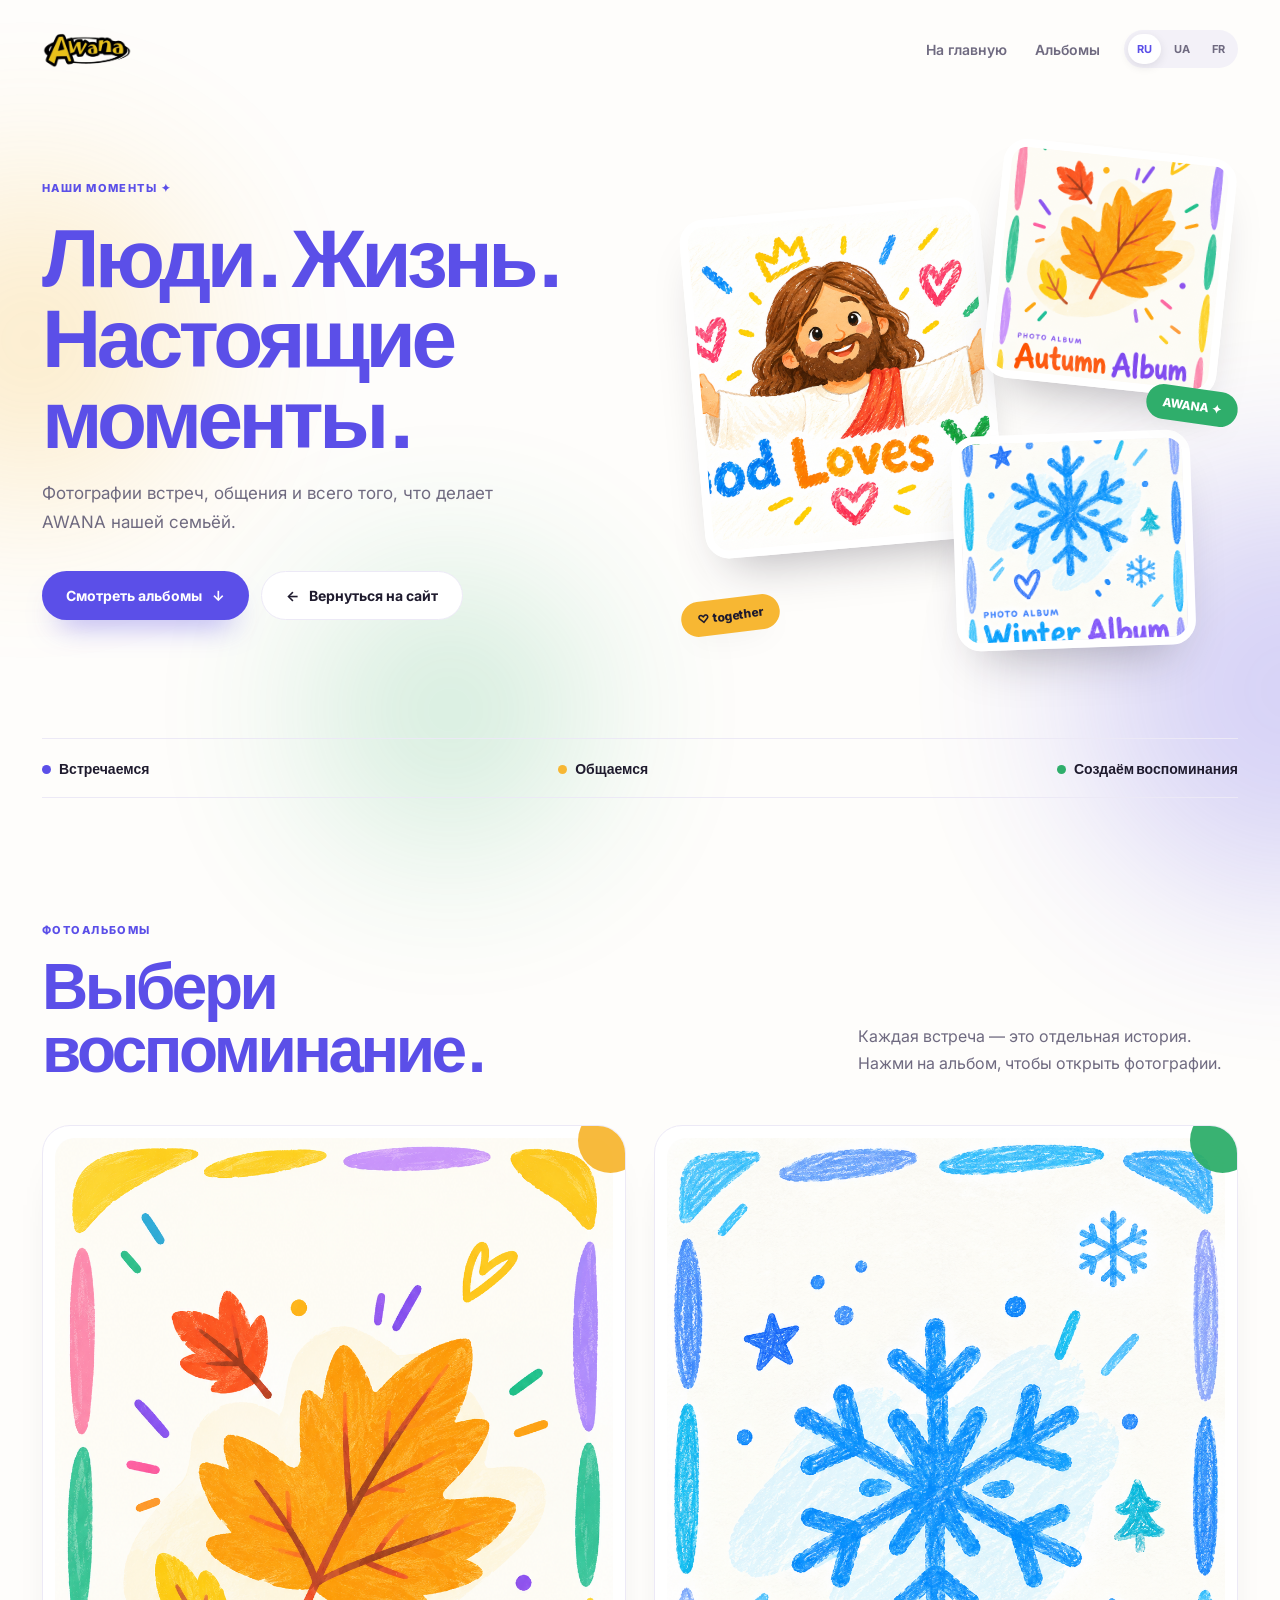
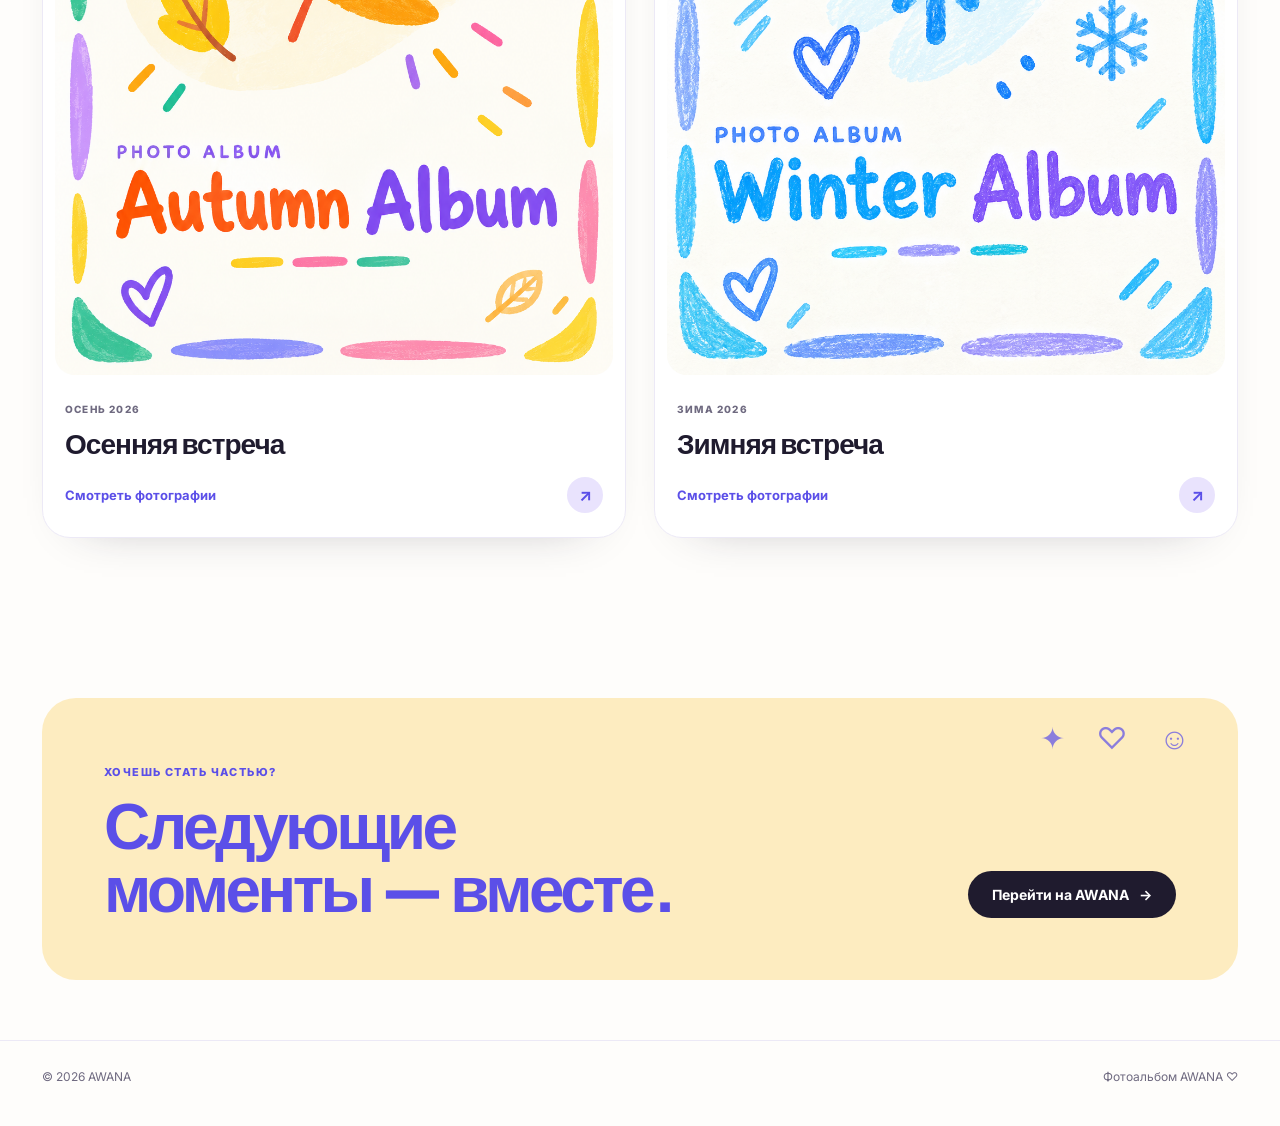
<file: public/index.html>
<!DOCTYPE html>
<html lang="ru">
<head>
  <meta charset="UTF-8">
  <meta name="viewport" content="width=device-width, initial-scale=1.0">
  <title>AWANA — Фотоальбом</title>
  <link rel="preconnect" href="https://fonts.googleapis.com">
  <link rel="preconnect" href="https://fonts.gstatic.com" crossorigin>
  <link href="https://fonts.googleapis.com/css2?family=Plus+Jakarta+Sans:wght@400;500;600;700;800&family=Inter:wght@400;500;600&display=swap" rel="stylesheet">
  <link rel="stylesheet" href="album.css">
</head>
<body>
  <div class="page-glow glow-one"></div>
  <div class="page-glow glow-two"></div>
  <div class="page-glow glow-three"></div>

  <header class="album-header">
    <a class="brand" href="https://awana.ch/"><img src="logo.png" alt="AWANA" class="brand-logo"></a>
    <div class="header-right">
      <nav class="album-nav">
        <a href="https://awana.ch/" data-i18n="home">На главную</a>
        <a href="#albums" data-i18n="albums_nav">Альбомы</a>
      </nav>
      <div class="lang-switch" id="langSwitch"></div>
    </div>
  </header>

  <main>
    <section class="hero">
      <div class="hero-copy">
        <span class="eyebrow" data-i18n="eyebrow">НАШИ МОМЕНТЫ ✦</span>
        <h1><span data-i18n="hero_1">Люди.</span> <span class="accent" data-i18n="hero_2">Жизнь.</span><br><span data-i18n="hero_3">Настоящие моменты.</span></h1>
        <p data-i18n="hero_text">Фотографии встреч, общения и всего того, что делает AWANA нашей семьёй.</p>
        <div class="hero-actions">
          <a href="#albums" class="btn btn-primary"><span data-i18n="view_albums">Смотреть альбомы</span> <span>↓</span></a>
          <a href="https://awana.ch/" class="btn btn-light"><span>←</span> <span data-i18n="back_site">Вернуться на сайт</span></a>
        </div>
      </div>

      <div class="hero-collage" aria-hidden="true">
        <div class="hero-card card-a"><img src="Awana.png" alt=""></div>
        <div class="hero-card card-b"><img src="awana2.png" alt=""></div>
        <div class="hero-card card-c"><img src="awana3.png" alt=""></div>
        <div class="hero-sticker sticker-one">♡ together</div>
        <div class="hero-sticker sticker-two">AWANA ✦</div>
      </div>
    </section>

    <section class="intro-strip">
      <div><span class="dot purple"></span><span data-i18n="strip_1">Встречаемся</span></div>
      <div><span class="dot yellow"></span><span data-i18n="strip_2">Общаемся</span></div>
      <div><span class="dot green"></span><span data-i18n="strip_3">Создаём воспоминания</span></div>
    </section>

    <section class="albums-section" id="albums">
      <div class="section-head">
        <div>
          <span class="eyebrow" data-i18n="albums_eyebrow">ФОТОАЛЬБОМЫ</span>
          <h2><span data-i18n="choose_1">Выбери</span><br><span class="accent" data-i18n="choose_2">воспоминание.</span></h2>
        </div>
        <p data-i18n="albums_text">Каждая встреча — это отдельная история. Нажми на альбом, чтобы открыть фотографии.</p>
      </div>

      <div class="albums-grid">
        <a class="album-card" href="album-autumn.html" data-album="autumn">
          <div class="album-image"><img src="awana2.png" alt="AWANA — Осенняя встреча"></div>
          <div class="album-info">
            <span class="album-date" data-i18n="date_2">ОСЕНЬ 2026</span>
            <h3 data-i18n="album_2">Осенняя встреча</h3>
            <div class="album-meta"><span data-i18n="open_photos">Смотреть фотографии</span><span class="round-arrow">↗</span></div>
          </div><span class="album-color color-yellow"></span>
        </a>

        <a class="album-card" href="album-winter.html" data-album="winter">
          <div class="album-image"><img src="awana3.png" alt="AWANA — Зимняя встреча"></div>
          <div class="album-info">
            <span class="album-date" data-i18n="date_3">ЗИМА 2026</span>
            <h3 data-i18n="album_3">Зимняя встреча</h3>
            <div class="album-meta"><span data-i18n="open_photos">Смотреть фотографии</span><span class="round-arrow">↗</span></div>
          </div><span class="album-color color-green"></span>
        </a>
      </div>
    </section>

    <section class="bottom-cta">
      <div>
        <span class="eyebrow" data-i18n="cta_eyebrow">ХОЧЕШЬ СТАТЬ ЧАСТЬЮ?</span>
        <h2><span data-i18n="cta_1">Следующие</span><br><span data-i18n="cta_2">моменты — </span><span class="accent" data-i18n="cta_3">вместе.</span></h2>
      </div>
      <a class="btn btn-dark" href="https://awana.ch/"><span data-i18n="cta_button">Перейти на AWANA</span> →</a>
      <div class="cta-doodle">✦ ♡ ☺</div>
    </section>
  </main>

  <footer class="album-footer">
    <span>© 2026 AWANA</span>
    <span data-i18n="footer">Фотоальбом AWANA ♡</span>
  </footer>

  <script src="album.js"></script>
</body>
</html>
</file>
<file: public/album.css>
:root{
  --bg:#fefdfb;
  --ink:#1f1b2e;
  --soft:#6f6a80;
  --primary:#5b4fe8;
  --green:#2fae6b;
  --yellow:#f7b733;
  --pink:#f0607a;
  --purple-bg:#e9e3fd;
  --yellow-bg:#fdecc0;
  --green-bg:#d9f3e2;
  --pink-bg:#fbdde3;
  --line:#ece9f6;
  --radius:28px;
}
*{box-sizing:border-box;margin:0;padding:0}
html{scroll-behavior:smooth}
body{
  min-height:100vh;background:var(--bg);color:var(--ink);
  font-family:Inter,sans-serif;overflow-x:hidden;
}
img{display:block;width:100%;height:100%;object-fit:cover}
a{text-decoration:none;color:inherit}
.page-glow{position:fixed;border-radius:50%;filter:blur(90px);opacity:.24;pointer-events:none;z-index:-1}
.glow-one{width:320px;height:320px;background:var(--yellow);top:180px;left:-130px}
.glow-two{width:420px;height:420px;background:var(--primary);top:480px;right:-220px}
.glow-three{width:260px;height:260px;background:var(--green);bottom:60px;left:25%}

.album-header{
  max-width:1320px;margin:auto;padding:30px 42px;
  display:flex;align-items:center;justify-content:space-between;
}
.brand{font-family:"Plus Jakarta Sans",sans-serif;font-weight:800;font-size:20px;letter-spacing:-.03em;display:flex;align-items:center;gap:8px}
.brand-star{color:var(--yellow);font-size:24px}
.brand-logo{height:38px;width:auto;display:block}
.header-right{display:flex;align-items:center;gap:24px}
.lang-switch{display:flex;gap:4px;background:#f3f1f8;padding:4px;border-radius:999px}
.lang-switch button{border:0;background:transparent;color:var(--soft);font:700 11px Inter,sans-serif;padding:8px 9px;border-radius:999px;cursor:pointer;transition:.2s}
.lang-switch button.active{background:#fff;color:var(--primary);box-shadow:0 3px 10px rgba(31,27,46,.10)}
.album-nav{display:flex;gap:28px}
.album-nav a{font-size:14px;font-weight:600;color:var(--soft);transition:.2s}
.album-nav a:hover{color:var(--primary)}

main{max-width:1320px;margin:auto;padding:0 42px 60px}
.hero{
  min-height:590px;display:grid;grid-template-columns:1.02fr .98fr;
  align-items:center;gap:60px;padding:50px 0 90px;
}
.eyebrow{font-size:11px;font-weight:800;letter-spacing:.13em;color:var(--primary)}
.hero h1,.section-head h2,.bottom-cta h2{
  font-family:"Plus Jakarta Sans",sans-serif;font-weight:800;letter-spacing:-.055em;line-height:.98;
}
.hero h1{font-size:clamp(52px,6.4vw,88px);margin:18px 0 24px}
.hero h1 span,.section-head h2 span,.bottom-cta h2 span{color:var(--primary)}
.hero p{max-width:480px;color:var(--soft);font-size:17px;line-height:1.7}
.hero-actions{display:flex;gap:12px;flex-wrap:wrap;margin-top:34px}
.btn{
  border-radius:100px;padding:15px 24px;font-size:14px;font-weight:700;
  display:inline-flex;align-items:center;gap:10px;transition:transform .2s ease,box-shadow .2s ease;
}
.btn:hover{transform:translateY(-3px)}
.btn-primary{background:var(--primary);color:#fff;box-shadow:0 18px 30px -16px rgba(91,79,232,.65)}
.btn-light{background:#fff;border:1px solid var(--line)}
.btn-dark{background:var(--ink);color:#fff}

.hero-collage{height:500px;position:relative}
.hero-card{position:absolute;border-radius:24px;overflow:hidden;box-shadow:0 28px 50px -25px rgba(31,27,46,.35);border:8px solid #fff}
.card-a{width:54%;height:68%;left:2%;top:12%;transform:rotate(-5deg)}
.card-b{width:42%;height:48%;right:2%;top:0;transform:rotate(6deg)}
.card-c{width:43%;height:43%;right:8%;bottom:0;transform:rotate(-2deg)}
.hero-sticker{
  position:absolute;padding:10px 16px;border-radius:100px;font-size:12px;font-weight:800;
  box-shadow:0 10px 30px -16px rgba(0,0,0,.35)
}
.sticker-one{background:var(--yellow);left:0;bottom:3%;transform:rotate(-7deg)}
.sticker-two{background:var(--green);color:#fff;right:0;top:48%;transform:rotate(8deg)}

.intro-strip{
  border-top:1px solid var(--line);border-bottom:1px solid var(--line);
  padding:20px 0;display:flex;justify-content:space-between;gap:20px;
  font-family:"Plus Jakarta Sans",sans-serif;font-weight:700;font-size:14px;
}
.dot{width:9px;height:9px;border-radius:50%;display:inline-block;margin-right:8px}
.purple{background:var(--primary)}.yellow{background:var(--yellow)}.green{background:var(--green)}

.albums-section{padding:120px 0 80px}
.section-head{display:flex;justify-content:space-between;align-items:end;gap:40px;margin-bottom:48px}
.section-head h2{font-size:clamp(42px,5vw,68px);margin-top:14px}
.section-head p{max-width:380px;color:var(--soft);line-height:1.7}

.albums-grid{
  display:grid;grid-template-columns:1fr 1fr;
  gap:28px;align-items:start;
}
.album-card{
  position:relative;background:#fff;border:1px solid var(--line);
  border-radius:var(--radius);padding:12px;overflow:hidden;
  box-shadow:0 20px 50px -42px rgba(31,27,46,.45);
  transition:transform .25s ease,box-shadow .25s ease;
}
.album-card:hover{transform:translateY(-7px);box-shadow:0 30px 70px -38px rgba(31,27,46,.38)}
.album-image{overflow:hidden;border-radius:20px;aspect-ratio:2/3}
.album-image img{transition:transform .5s ease}
.album-card:hover .album-image img{transform:scale(1.05)}
.album-info{padding:22px 10px 12px}
.album-date{font-size:10px;font-weight:800;letter-spacing:.12em;color:var(--soft)}
.album-info h3{font-family:"Plus Jakarta Sans",sans-serif;font-size:28px;letter-spacing:-.035em;margin:8px 0 16px}
.album-card-large h3{font-size:36px}
.album-meta{display:flex;justify-content:space-between;align-items:center;font-size:13px;font-weight:700;color:var(--primary)}
.round-arrow{
  width:36px;height:36px;border-radius:50%;background:var(--purple-bg);
  display:grid;place-items:center;font-size:17px
}
.album-color{position:absolute;width:65px;height:65px;border-radius:50%;right:-18px;top:-18px;opacity:.95}
.color-purple{background:var(--primary)}.color-yellow{background:var(--yellow)}.color-green{background:var(--green)}

.bottom-cta{
  margin-top:80px;background:var(--yellow-bg);border-radius:34px;
  padding:62px;display:flex;align-items:end;justify-content:space-between;
  position:relative;overflow:hidden;
}
.bottom-cta h2{font-size:clamp(40px,5vw,66px);margin-top:12px}
.cta-doodle{position:absolute;right:36px;top:22px;font-size:30px;letter-spacing:12px;color:var(--primary);opacity:.7}

.album-footer{
  max-width:1320px;margin:auto;padding:28px 42px 42px;
  border-top:1px solid var(--line);display:flex;justify-content:space-between;
  color:var(--soft);font-size:12px;
}

@media(max-width:900px){
  .header-right{gap:14px}

  .album-header,main{padding-left:24px;padding-right:24px}
  .hero{grid-template-columns:1fr;gap:30px;padding-top:35px}
  .hero-collage{height:430px;max-width:650px;width:100%}
  .section-head{display:block}.section-head p{margin-top:22px}
  .albums-grid{grid-template-columns:1fr}
  .bottom-cta{padding:42px;display:block}.bottom-cta .btn{margin-top:30px}
}
@media(max-width:560px){
  .header-right{gap:8px}.album-nav{display:none}.lang-switch button{padding:7px 8px}

  .album-header{padding:22px 18px}.album-nav{gap:16px}.album-nav a{font-size:12px}
  main{padding:0 18px 40px}.hero{padding:35px 0 65px}.hero h1{font-size:51px}
  .hero-collage{height:360px}.card-a{height:63%;width:58%}.card-b{width:48%;height:45%}.card-c{width:45%;height:40%}
  .intro-strip{display:grid;grid-template-columns:1fr 1fr;font-size:12px}
  .albums-section{padding:80px 0 30px}
  .album-info h3{font-size:27px}
  .bottom-cta{padding:32px 24px;border-radius:26px}.cta-doodle{display:none}
  .album-footer{padding:24px 18px 34px}
}
</file>
